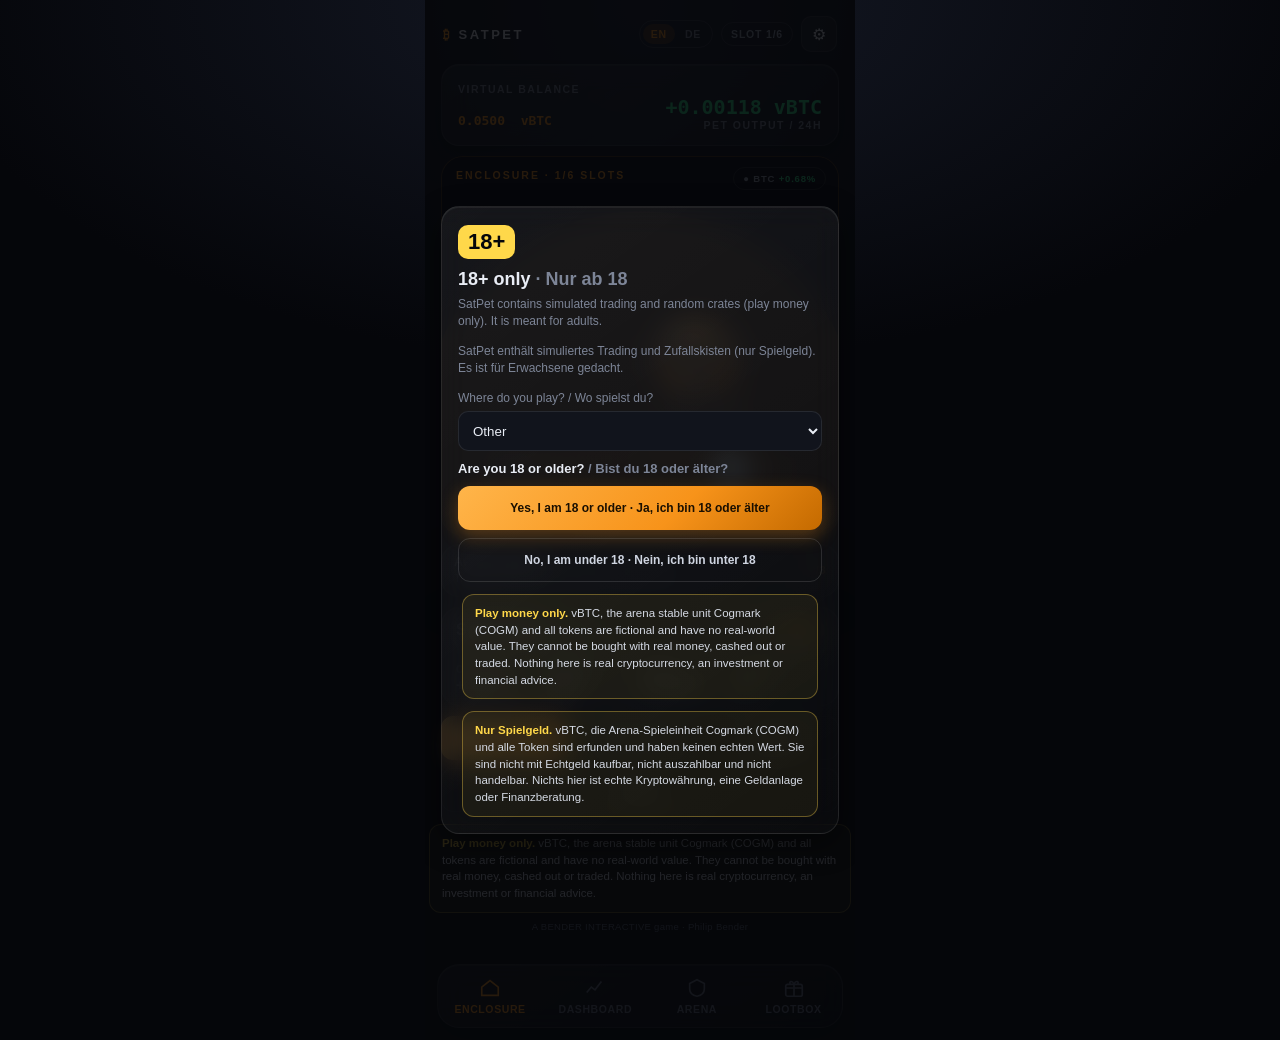
<file: app/index.html>
<!doctype html>
<html lang="en">
  <head>
    <meta charset="UTF-8" />
    <meta name="viewport" content="width=device-width, initial-scale=1, viewport-fit=cover" />
    <meta name="description" content="SatPet is a play-money companion game about Bitcoin education. Virtual vBTC has no real value and cannot be cashed out. Not financial advice." />
    <meta name="theme-color" content="#0a0c11" />
    <meta name="robots" content="noindex,nofollow">
    <title>SatPet</title>
    <link rel="icon" href="./favicon.svg" type="image/svg+xml" />
    <script type="module" crossorigin src="./assets/index-sts2oTd0.js"></script>
    <link rel="modulepreload" crossorigin href="./assets/Geometry-Cf1y9H5-.js">
    <link rel="modulepreload" crossorigin href="./assets/ImageSource-DW8mH_yu.js">
    <link rel="modulepreload" crossorigin href="./assets/init-Bg00scQc.js">
    <link rel="modulepreload" crossorigin href="./assets/colorToUniform-Dy9Q20Bj.js">
    <link rel="modulepreload" crossorigin href="./assets/getTextureBatchBindGroup-8VO4vio-.js">
    <link rel="modulepreload" crossorigin href="./assets/Graphics-BcQWyULp.js">
    <link rel="stylesheet" crossorigin href="./assets/index-DL61bTFR.css">
  </head>
  <body>
    <div id="app"></div>
  </body>
</html>
</file>
<file: app/assets/index-DL61bTFR.css>
:root{--bg0: #1a1f2c;--bg1: #0a0c11;--bg2: #05060a;--text: #e9edf5;--muted: #7d8597;--dim: #5d6475;--orange: #f7931a;--orange-hi: #ffb54a;--orange-lo: #c46a00;--green: #2fe38a;--red: #ff4d5e;--cyan: #57e3ff;--purple: #a259ff;--gold: #ffd84a;--glass: linear-gradient(145deg, rgba(255, 255, 255, .07), rgba(255, 255, 255, .02));--glass-border: rgba(255, 255, 255, .09);--radius: 18px;--font: Inter, -apple-system, "Segoe UI", Roboto, sans-serif;--mono: "DejaVu Sans Mono", "JetBrains Mono", ui-monospace, Menlo, monospace;color-scheme:dark}*{box-sizing:border-box;margin:0;padding:0}html,body{height:100%;background:#05060a;color:var(--text);font-family:var(--font);-webkit-font-smoothing:antialiased}#app{min-height:100dvh;display:flex;justify-content:center;background:radial-gradient(80% 50% at 50% 0%,#141824 0%,transparent 70%),#05060a}.shell{width:100%;max-width:430px;min-height:100dvh;position:relative;display:flex;flex-direction:column;background:radial-gradient(120% 60% at 50% 0%,var(--bg0) 0%,var(--bg1) 55%,var(--bg2) 100%);overflow:hidden}.mono{font-family:var(--mono)}.muted{color:var(--muted)}.or{color:var(--orange)}.gr{color:var(--green)}.rd{color:var(--red)}.cyan{color:var(--cyan)}.glass{background:var(--glass);border:1px solid var(--glass-border);border-radius:var(--radius);-webkit-backdrop-filter:blur(14px);backdrop-filter:blur(14px);box-shadow:0 10px 30px #00000073,inset 0 1px #ffffff0f}.hdr{display:flex;justify-content:space-between;align-items:center;padding:16px 18px 8px;flex-shrink:0}.brand{font-weight:800;letter-spacing:2.5px;font-size:13px;text-transform:uppercase}.brand b{color:var(--orange)}.hdr-right{display:flex;gap:8px;align-items:center}.pill{font-size:10.5px;font-weight:700;letter-spacing:.8px;padding:5px 9px;border-radius:20px;border:1px solid rgba(255,255,255,.12);color:#9aa3b5;text-transform:uppercase;background:transparent}.lang{display:flex;gap:2px;padding:3px;border-radius:20px;border:1px solid rgba(255,255,255,.12)}.lang button{appearance:none;border:0;background:transparent;color:var(--muted);font:inherit;font-size:10.5px;font-weight:800;letter-spacing:.8px;padding:4px 8px;border-radius:16px;cursor:pointer}.lang button.on{background:#f7931a33;color:var(--orange)}.view{flex:1;overflow:auto;padding-bottom:108px;scrollbar-width:none}.view::-webkit-scrollbar{display:none}.tabs{position:absolute;left:12px;right:12px;bottom:12px;height:64px;display:flex;justify-content:space-around;align-items:center;border-radius:22px;z-index:20}.tabs button{appearance:none;border:0;background:transparent;text-align:center;font-size:10.5px;letter-spacing:.6px;color:#6b7385;font-weight:600;text-transform:uppercase;cursor:pointer;min-width:64px;min-height:48px;font-family:inherit}.tabs button svg{display:block;margin:0 auto 4px}.tabs button.on{color:var(--orange)}.disc{font-size:9.5px;color:#8f97a8;text-align:center;letter-spacing:.4px;padding:0 16px;line-height:1.4}.footer{font-size:9.5px;color:var(--dim);text-align:center;letter-spacing:.3px;padding:8px 16px 0}.bal{margin:4px 16px 0;padding:14px 16px;display:flex;justify-content:space-between;align-items:flex-end}.bal small{font-size:10.5px;letter-spacing:1.5px;font-weight:700;text-transform:uppercase}.bal .v{font-size:26px;font-weight:800;margin-top:4px}.bal .v span{font-size:13px;color:var(--orange);font-weight:700}.rate{text-align:right}.rate .r{font-size:20px;font-weight:800;color:var(--green)}.rate small{display:block;font-size:10.5px}.arena-wrap{margin:10px 16px 0;height:380px;position:relative;overflow:hidden;border-radius:22px;border:1px solid rgba(247,147,26,.25);background:radial-gradient(70% 50% at 50% 70%,rgba(247,147,26,.18),transparent 70%),linear-gradient(180deg,#0d1018,#07080c)}.arena-wrap canvas{display:block;width:100%;height:100%}.lbl{position:absolute;top:12px;left:14px;font-size:10.5px;letter-spacing:2px;font-weight:800;text-transform:uppercase;color:var(--orange);pointer-events:none;z-index:2}.live-pill{position:absolute;top:10px;right:12px;z-index:2;font-size:9.5px}.play-hint{position:absolute;left:0;right:0;bottom:10px;text-align:center;font-size:10px;letter-spacing:.6px;color:#9aa3b5;pointer-events:none;z-index:2}.quest{margin:8px 16px 0;padding:10px 12px;display:flex;justify-content:space-between;align-items:center;gap:10px}.quest b{display:block;font-size:12.5px;margin-bottom:2px}.quest p{font-size:11px;color:var(--muted);line-height:1.35}.quest .qprog{flex-shrink:0;font-size:11px;font-weight:800;color:var(--orange);letter-spacing:.5px}.stats{margin:10px 16px 0;padding:12px 14px}.row{display:flex;justify-content:space-between;align-items:center}.nm{font-weight:800;font-size:16px}.lv{font-size:11px;font-weight:800;letter-spacing:1px;padding:4px 8px;border-radius:8px;background:#f7931a26;color:var(--orange)}.xp{height:6px;border-radius:4px;background:#ffffff14;margin:8px 0 10px;overflow:hidden}.xp i{display:block;height:100%;background:linear-gradient(90deg,#f7931a,#ffd08a);box-shadow:0 0 10px #f7931a;width:0%}.k{display:grid;grid-template-columns:repeat(4,1fr);gap:6px}.k div{font-size:10px;letter-spacing:.8px;font-weight:700;color:var(--muted);text-transform:uppercase}.k b{display:block;font-size:14px;color:var(--text);margin-top:2px;letter-spacing:0;text-transform:none}.act{display:flex;gap:8px;margin:10px 16px 0}.act button,.btn{flex:1;min-height:44px;border-radius:12px;display:flex;align-items:center;justify-content:center;font-size:12px;font-weight:700;border:1px solid rgba(255,255,255,.12);color:#cfd5e1;background:transparent;cursor:pointer;font-family:inherit}.act button.p,.btn.primary{background:linear-gradient(135deg,#ffb54a,#f7931a 60%,#c46a00);color:#1a0f00;border:0;box-shadow:0 6px 18px #f7931a4d}.act button:disabled,.btn:disabled{opacity:.45;cursor:default}.card{margin:8px 16px 0;padding:12px 14px}.h{display:flex;justify-content:space-between;align-items:center;font-size:10.5px;letter-spacing:1.5px;font-weight:700;color:var(--muted);text-transform:uppercase}.learn{appearance:none;font-size:9.5px;letter-spacing:.5px;padding:3px 7px;border-radius:10px;border:1px solid rgba(87,227,255,.35);color:var(--cyan);font-weight:700;background:transparent;cursor:pointer;font-family:inherit;text-transform:uppercase}.big{font-size:30px;font-weight:800;margin-top:4px}.mid{font-size:20px;font-weight:800;margin-top:4px}.two{display:grid;grid-template-columns:1fr 1fr;gap:8px;margin:8px 16px 0}.two .card{margin:0}.bar{height:6px;border-radius:4px;background:#ffffff14;margin-top:8px;overflow:hidden}.bar i{display:block;height:100%}.sub{font-size:10.5px;color:var(--muted);margin-top:3px}.vol{display:flex;gap:3px;align-items:flex-end;height:22px;margin-top:6px}.vol i{flex:1;background:var(--orange);opacity:.7;border-radius:2px}.vol.cyan i{background:var(--cyan)}.comp-react{margin:8px 16px 0;padding:8px 12px;display:flex;align-items:center;gap:8px;font-size:11.5px;line-height:1.4}.comp-react img{width:48px;height:48px}.nfa{margin:10px 16px 0;font-size:10px;color:var(--dim);line-height:1.45;text-align:center}.chart{width:100%;height:70px;margin-top:6px;display:block}.metrics{display:flex;justify-content:space-between}.coming{margin:48px 20px 0;padding:28px 20px 24px;text-align:center}.coming .badge{display:inline-block;font-size:11px;font-weight:900;letter-spacing:2px;padding:6px 10px;border:2px solid var(--gold);color:var(--gold);border-radius:8px;text-transform:uppercase;transform:rotate(-3deg);margin-bottom:16px}.coming h1{font-size:26px;font-weight:900;letter-spacing:1px;background:linear-gradient(90deg,#ff4d5e,#a259ff,#57e3ff);-webkit-background-clip:text;background-clip:text;color:transparent}.coming p{font-size:13px;color:var(--muted);margin-top:12px;line-height:1.5}.coming .flag{margin-top:16px;font-size:10.5px;letter-spacing:1px;text-transform:uppercase;color:var(--dim)}.overlay{position:absolute;inset:0;background:#05060adb;z-index:40;display:flex;align-items:flex-end;justify-content:center;padding:16px 16px 92px}.overlay.center{align-items:center;padding-bottom:16px}.sheet{width:100%;padding:18px 16px 16px;max-height:80%;overflow:auto}.sheet h2{font-size:18px;font-weight:800}.sheet .lead{font-size:12px;color:var(--muted);margin:6px 0 14px;line-height:1.4}.item{display:flex;justify-content:space-between;align-items:center;gap:10px;padding:12px 0;border-top:1px solid rgba(255,255,255,.06)}.item b{display:block;font-size:13.5px}.item p{font-size:11px;color:var(--muted);margin-top:2px}.item .btn{flex:0 0 auto;padding:0 12px;min-width:120px}.toast{position:absolute;left:20px;right:20px;bottom:88px;z-index:30;padding:10px 14px;font-size:12px;text-align:center;color:var(--text);pointer-events:none;opacity:0;transform:translateY(8px);transition:opacity .25s ease,transform .25s ease}.toast.show{opacity:1;transform:translateY(0)}button:focus-visible,.lang button:focus-visible{outline:2px solid var(--cyan);outline-offset:2px}@media(prefers-reduced-motion:reduce){.toast{transition:none}}.btn-row{display:flex;gap:8px;margin:8px 16px 0}.btn-row .btn{flex:1}.card-overlay-inner{width:100%;display:flex;flex-direction:column;align-items:center;gap:10px}.card-disclaimer{font-size:10.5px;color:var(--dim);text-align:center;letter-spacing:.3px;line-height:1.4;max-width:320px;margin:0 auto 8px}.card-hint{font-size:10.5px;color:var(--muted);text-align:center}.card-actions{display:flex;gap:8px;width:100%;max-width:300px}.card-actions .btn{flex:1}.card-stage{width:280px;height:420px;perspective:1100px;touch-action:none;cursor:grab}.card-stage:active{cursor:grabbing}.card-spin{width:100%;height:100%;position:relative;transform-style:preserve-3d;will-change:transform}.collect-card{position:absolute;inset:0;border-radius:20px;overflow:hidden;backface-visibility:hidden;-webkit-backface-visibility:hidden;background-color:#0b0e14;background-image:radial-gradient(120% 80% at 20% 0%,rgba(255,181,74,.16),transparent 55%),linear-gradient(160deg,#1c2230,#0c0f16 55%,#07090d);border:1px solid color-mix(in srgb,var(--rarity, #f7931a) 55%,#ffffff 0%);box-shadow:0 18px 40px #0000008c,inset 0 1px #ffffff29,inset 0 0 0 1px #ffffff0a;color:var(--text);padding:24px 24px 22px;display:flex;flex-direction:column}.collect-card.back{transform:rotateY(180deg)}.cc-frame,.cc-back-pattern{position:absolute;inset:0;width:100%;height:100%;pointer-events:none}.cc-frame{z-index:3}.cc-back-pattern{z-index:0;opacity:.9}.collect-card>:not(.cc-frame):not(.cc-back-pattern):not(.foil){position:relative;z-index:2}.collect-card:before{content:"";position:absolute;left:0;right:0;top:0;height:3px;background:var(--rarity, #f7931a);box-shadow:0 0 12px var(--rarity, #f7931a)}.foil{position:absolute;inset:0;pointer-events:none;z-index:4;background:linear-gradient(115deg,transparent 25%,rgba(255,255,255,.08) 38%,rgba(87,227,255,.28) 47%,rgba(255,181,74,.3) 53%,rgba(255,77,94,.16) 60%,transparent 72%);background-size:220% 220%;background-position:50% 50%;mix-blend-mode:soft-light;opacity:.85}.foil:not(.static){animation:foil-drift 7s ease-in-out infinite}@keyframes foil-drift{0%,to{background-position:35% 40%}50%{background-position:70% 60%}}@media(prefers-reduced-motion:reduce){.foil{animation:none;opacity:.35}.card-spin{transition:none!important}}.cc-top{display:flex;justify-content:space-between;align-items:center;font-size:10px;letter-spacing:2px;font-weight:800;text-transform:uppercase;position:relative;z-index:1}.cc-brand b{color:var(--orange)}.cc-art{flex:1;display:flex;align-items:center;justify-content:center;margin:4px 0 0;min-height:150px}.cc-art img{width:184px;height:184px;object-fit:contain;filter:drop-shadow(0 12px 18px rgba(0,0,0,.5))}.cc-name{font-size:20px;font-weight:800;text-align:center;position:relative;z-index:1}.cc-nick{font-size:12px;color:var(--muted);text-align:center;margin-top:2px}.cc-lvl{align-self:center;margin-top:8px;font-size:11px;font-weight:800;letter-spacing:1px;padding:4px 10px;border-radius:8px;background:#f7931a29;color:var(--orange)}.cc-stats{display:grid;grid-template-columns:1fr 1fr;gap:6px 10px;margin-top:10px;font-size:10px;letter-spacing:.7px;text-transform:uppercase;color:var(--muted);font-weight:700;position:relative;z-index:1}.cc-stats b{display:block;color:var(--text);font-size:13px;margin-top:2px;letter-spacing:0;text-transform:none}.cc-serial{margin-top:8px;text-align:center;font-size:11px;letter-spacing:2px;color:var(--muted)}.cc-back-logo{font-weight:800;letter-spacing:3px;text-align:center;font-size:13px;margin-top:8px}.cc-back-logo b{color:var(--orange)}.cc-lore{font-size:13px;line-height:1.5;color:var(--text);margin:16px 8px 0;text-align:left;position:relative;z-index:1}.cc-learn-note{font-size:11px;line-height:1.45;color:var(--muted);margin:12px 8px 0}.cc-meta{margin:16px 8px 0;font-size:11px;letter-spacing:.6px;color:var(--muted);display:flex;justify-content:space-between}.cc-back-disc{margin:auto 8px 12px;font-size:10px;color:var(--dim);text-align:center;line-height:1.4}.mini-grid{display:grid;grid-template-columns:1fr 1fr;gap:10px;margin-top:12px}.mini-card{appearance:none;border:1px solid color-mix(in srgb,var(--rarity, #7d8597) 45%,transparent);background:var(--glass);border-radius:14px;padding:8px 8px 10px;color:inherit;text-align:center;cursor:pointer;font-family:inherit;display:flex;flex-direction:column;align-items:center;gap:4px;min-height:44px}.mini-card img{width:72px;height:72px}.mini-card b{font-size:12px}.mini-card small,.mini-card span{font-size:10px;color:var(--muted)}.mini-card.locked{opacity:.45;filter:grayscale(.6);cursor:default}.collection-sheet{width:100%}.pm-disclaimer{margin:12px 4px 0;padding:10px 12px;border-radius:12px;border:1px solid rgba(255,216,74,.35);background:#ffd84a0f;color:#d5dae4;font-size:11.5px;line-height:1.45;text-align:left}.pm-disclaimer b{color:#ffd84a;font-weight:800}.gear{background:#ffffff0f;border:1px solid var(--glass-border);color:var(--text);border-radius:10px;min-width:36px;min-height:36px;font-size:16px;cursor:pointer}.gate .sheet{max-height:92%}.age-badge{display:inline-block;font-weight:900;font-size:22px;color:#05060a;background:var(--gold);border-radius:10px;padding:4px 10px;margin-bottom:10px}.field{display:block;font-size:12px;color:var(--muted);margin:4px 0 10px}.field select,.item select{display:block;width:100%;margin-top:6px;min-height:40px;background:#11141c;color:var(--text);border:1px solid var(--glass-border);border-radius:10px;padding:6px 10px;font-family:inherit}.item select{width:auto}.q{font-size:13px;font-weight:700;margin:6px 0 10px}.gate .btn{width:100%}html.calm *,html.calm *:before,html.calm *:after{animation:none!important;transition-duration:.01ms!important}@media(prefers-reduced-motion:reduce){*,*:before,*:after{animation-iteration-count:1!important}}
</file>
